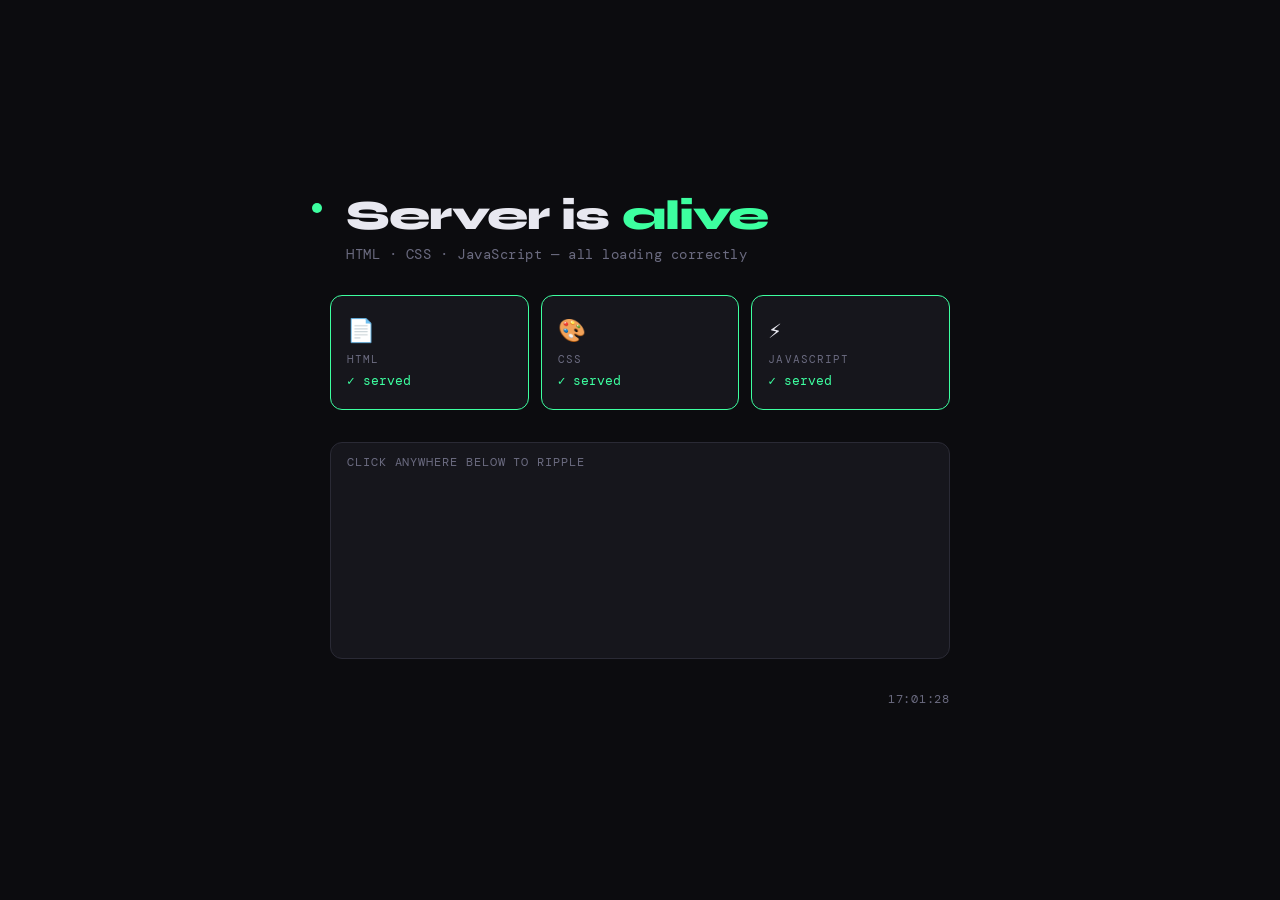
<file: static/index.html>
<!DOCTYPE html>
<html lang="en">
<head>
  <meta charset="UTF-8" />
  <meta name="viewport" content="width=device-width, initial-scale=1.0" />
  <title>Server Test Page</title>
  <link rel="stylesheet" href="style.css" />
</head>
<body>

  <div class="container">
    <header>
      <div class="status-dot" id="statusDot"></div>
      <h1>Server is <span class="highlight">alive</span></h1>
      <p class="sub">HTML · CSS · JavaScript — all loading correctly</p>
    </header>

    <div class="cards">
      <div class="card" id="card-html">
        <div class="card-icon">📄</div>
        <div class="card-label">HTML</div>
        <div class="card-status">✓ served</div>
      </div>
      <div class="card" id="card-css">
        <div class="card-icon">🎨</div>
        <div class="card-label">CSS</div>
        <div class="card-status" id="cssStatus">checking…</div>
      </div>
      <div class="card" id="card-js">
        <div class="card-icon">⚡</div>
        <div class="card-label">JavaScript</div>
        <div class="card-status" id="jsStatus">checking…</div>
      </div>
    </div>

    <div class="fun-zone">
      <p class="fun-label">click anywhere below to ripple</p>
      <canvas id="canvas"></canvas>
    </div>

    <footer>
      <span id="clock"></span>
    </footer>
  </div>

  <script src="app.js"></script>
</body>
</html>
</file>
<file: static/style.css>
@import url('https://fonts.googleapis.com/css2?family=DM+Mono:wght@400;500&family=Syne:wght@700;800&display=swap');

*, *::before, *::after { box-sizing: border-box; margin: 0; padding: 0; }

:root {
  --bg:      #0c0c0f;
  --surface: #16161c;
  --border:  #2a2a35;
  --green:   #3dffa0;
  --yellow:  #ffd84d;
  --text:    #e8e8f0;
  --muted:   #6b6b80;
  --radius:  12px;
}

body {
  background: var(--bg);
  color: var(--text);
  font-family: 'DM Mono', monospace;
  min-height: 100vh;
  display: flex;
  align-items: center;
  justify-content: center;
  padding: 2rem;
}

.container {
  width: 100%;
  max-width: 620px;
  display: flex;
  flex-direction: column;
  gap: 2rem;
}

/* Header */
header { position: relative; padding-left: 1rem; }

.status-dot {
  width: 10px;
  height: 10px;
  border-radius: 50%;
  background: var(--green);
  position: absolute;
  top: 10px;
  left: -18px;
  animation: pulse 2s ease-in-out infinite;
}

@keyframes pulse {
  0%, 100% { box-shadow: 0 0 0 0 rgba(61,255,160,.6); }
  50%       { box-shadow: 0 0 0 8px rgba(61,255,160,0); }
}

h1 {
  font-family: 'Syne', sans-serif;
  font-size: clamp(1.8rem, 5vw, 2.6rem);
  font-weight: 800;
  letter-spacing: -0.02em;
  line-height: 1.1;
}

.highlight { color: var(--green); }

.sub {
  margin-top: .5rem;
  color: var(--muted);
  font-size: .85rem;
  letter-spacing: .04em;
}

/* Cards */
.cards {
  display: grid;
  grid-template-columns: repeat(3, 1fr);
  gap: .75rem;
}

.card {
  background: var(--surface);
  border: 1px solid var(--border);
  border-radius: var(--radius);
  padding: 1.25rem 1rem;
  display: flex;
  flex-direction: column;
  gap: .4rem;
  transition: border-color .3s, transform .2s;
}

.card.ok    { border-color: var(--green); }
.card:hover { transform: translateY(-2px); }

.card-icon   { font-size: 1.4rem; }
.card-label  { font-size: .7rem; color: var(--muted); letter-spacing: .1em; text-transform: uppercase; }
.card-status { font-size: .8rem; color: var(--green); }
.card-status.pending { color: var(--yellow); }

/* Fun zone */
.fun-zone {
  background: var(--surface);
  border: 1px solid var(--border);
  border-radius: var(--radius);
  overflow: hidden;
}

.fun-label {
  font-size: .72rem;
  letter-spacing: .08em;
  text-transform: uppercase;
  color: var(--muted);
  padding: .75rem 1rem .5rem;
}

#canvas {
  display: block;
  width: 100%;
  height: 180px;
  cursor: crosshair;
}

/* Footer */
footer {
  text-align: right;
  font-size: .78rem;
  color: var(--muted);
  letter-spacing: .06em;
}
</file>
